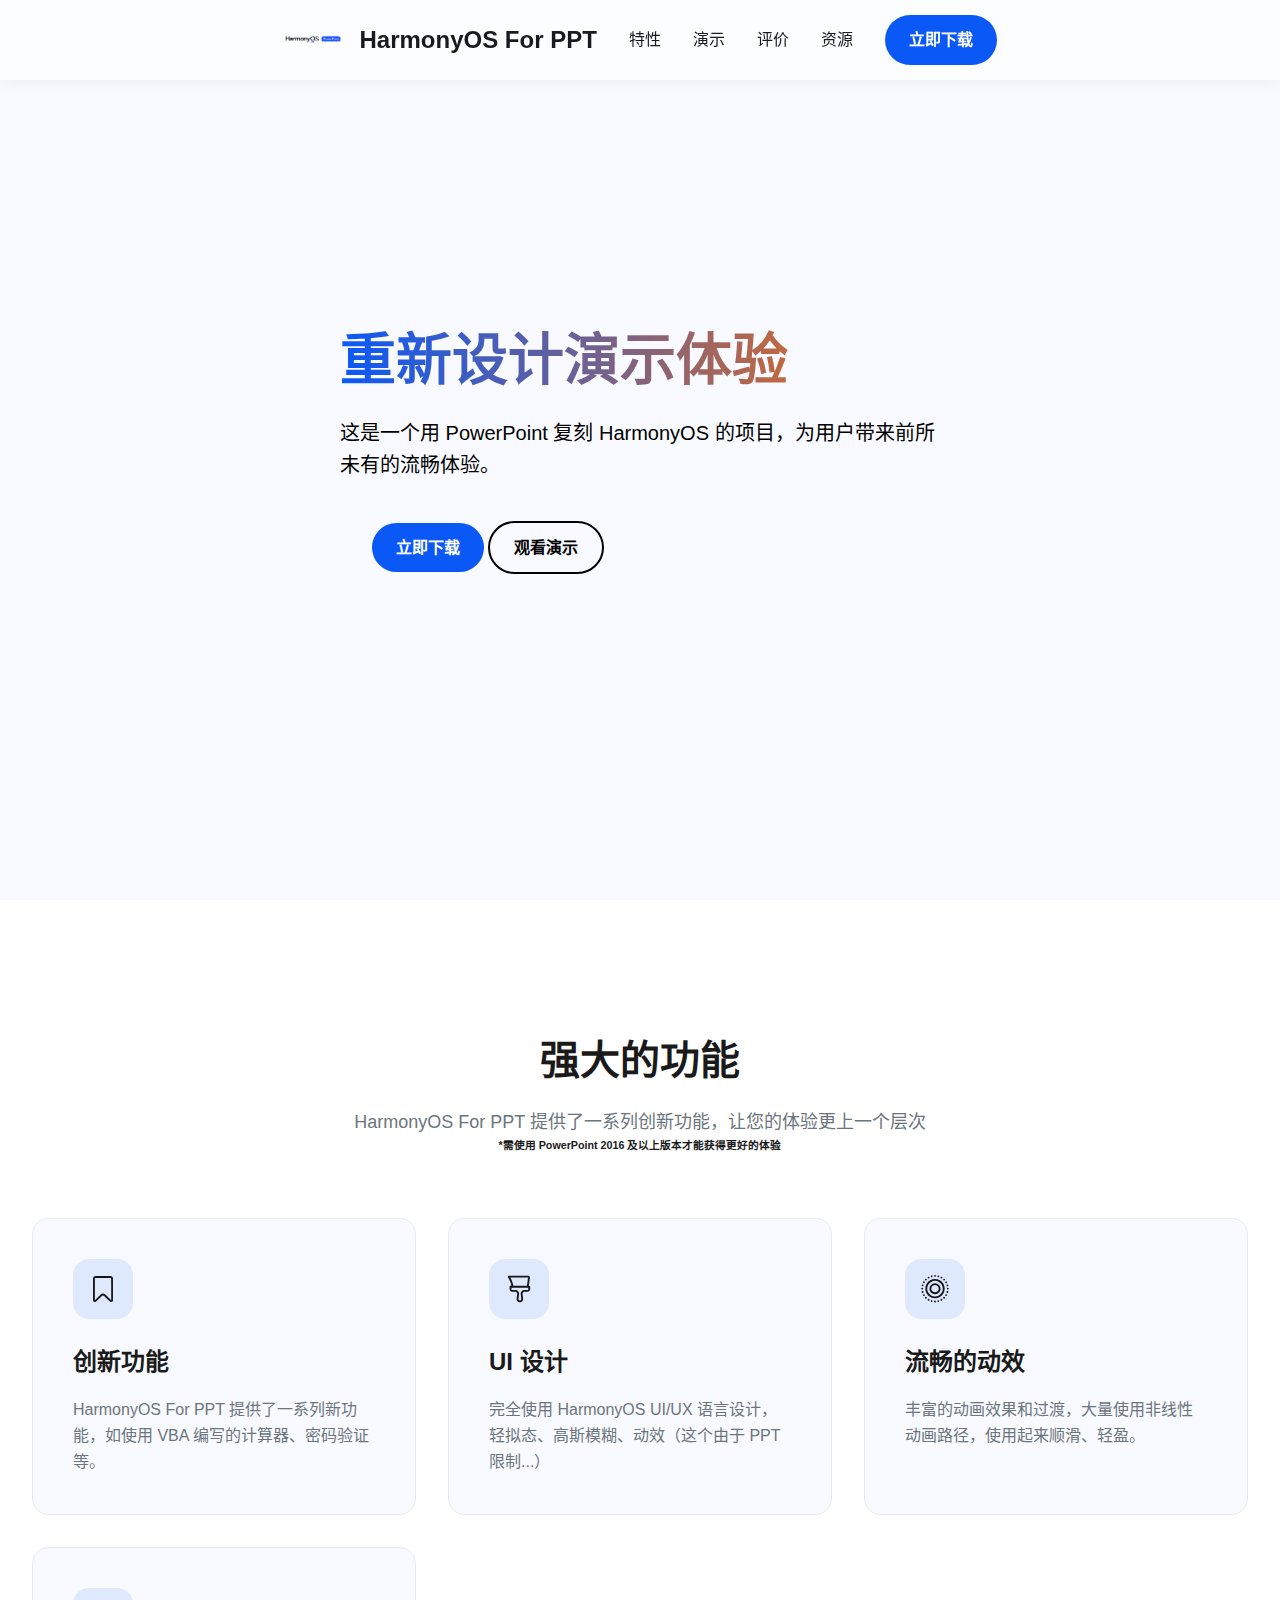
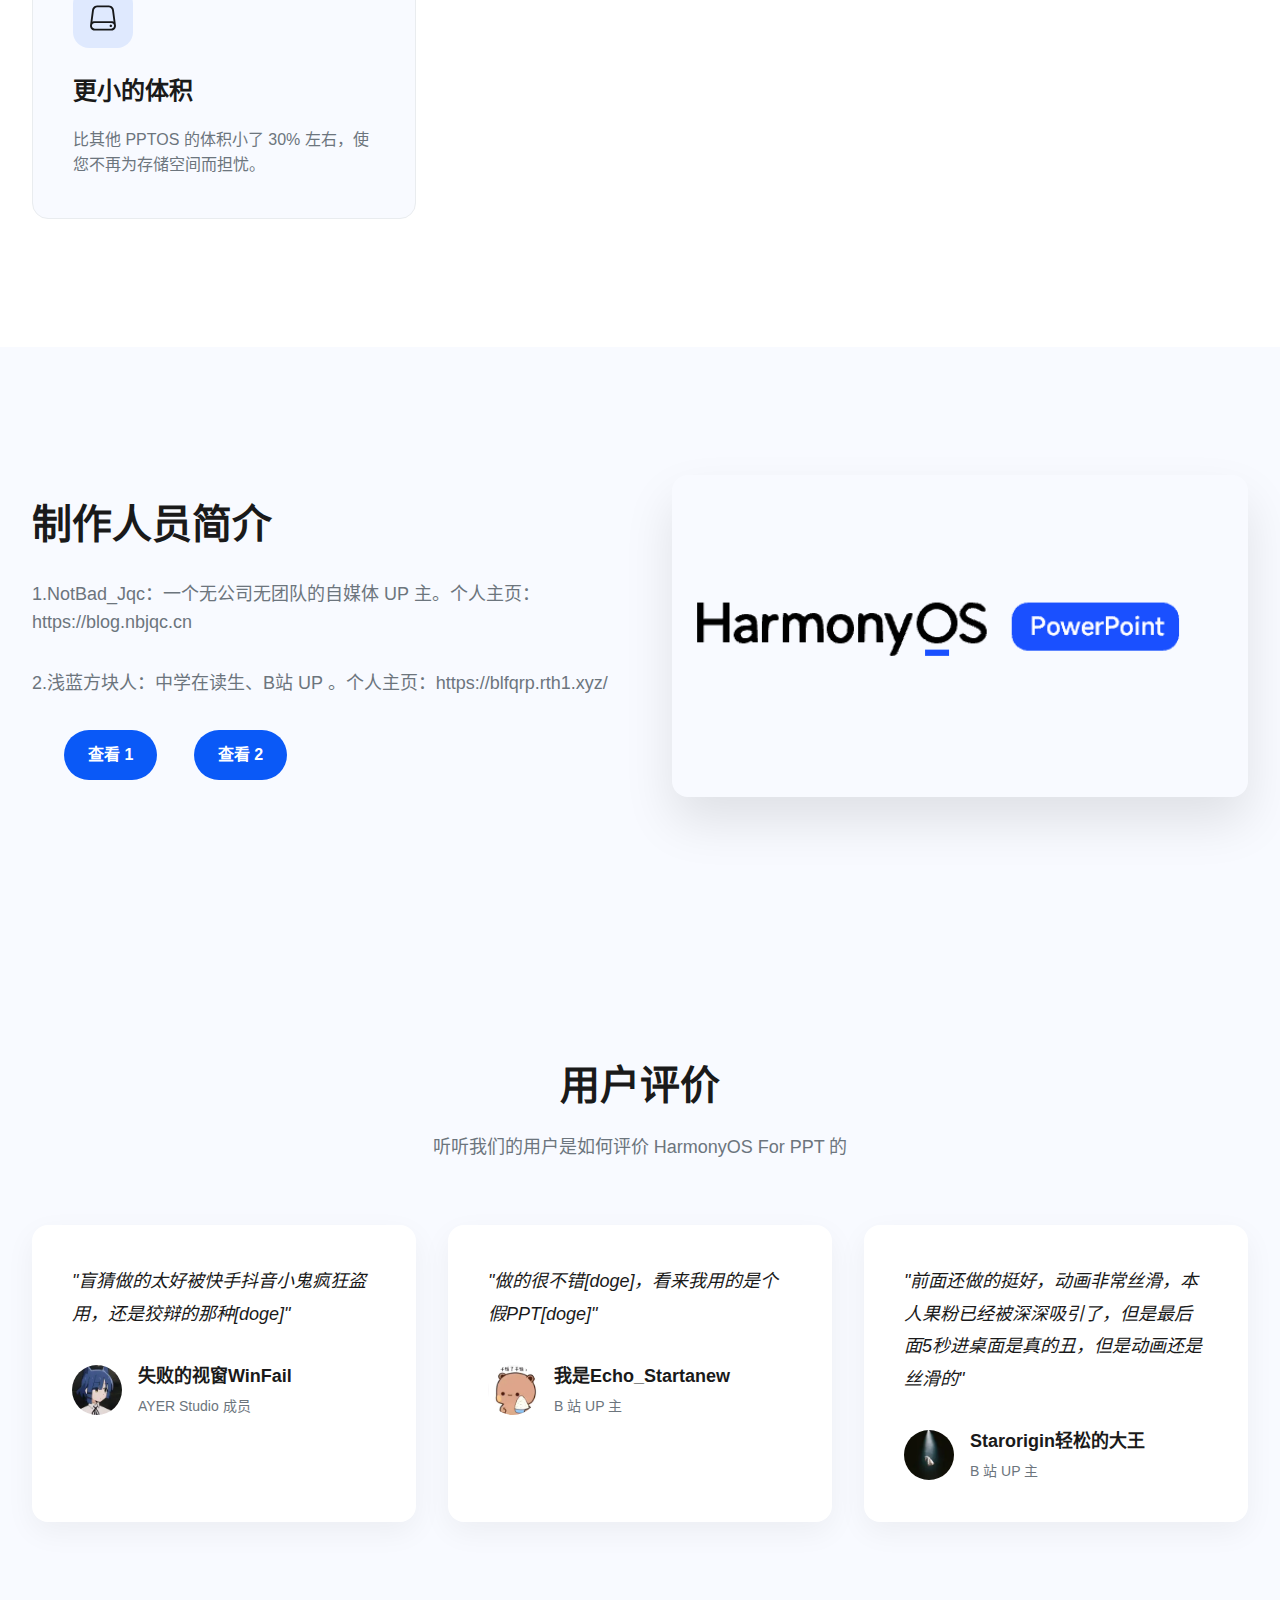
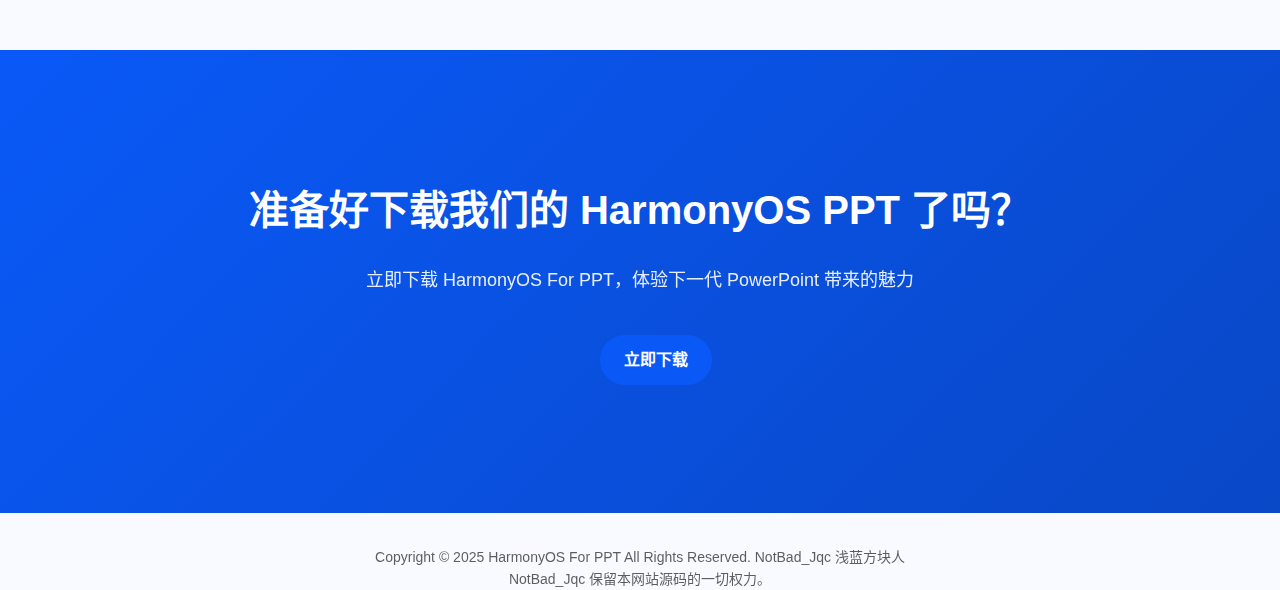
<file: index.html>
<!DOCTYPE html>
<html lang="zh-CN">
<head>
    <meta charset="UTF-8">
    <meta name="viewport" content="width=device-width, initial-scale=1.0">
    <title>HarmonyOS For PPT 官网</title>
    <link rel="icon" href="favicon.ico" type="image/x-icon">
    <link rel="shortcut icon" href="favicon.ico" type="image/x-icon">
    <script>
        // 移动设备检测函数
        function isMobileDevice() {
            return /Android|webOS|iPhone|iPad|iPod|BlackBerry|IEMobile|Opera Mini/i.test(navigator.userAgent);
        }
        
        // 如果是移动设备且当前不是移动版页面
        if(isMobileDevice() && !window.location.href.includes('m.hmppt.')) {
        // 跳转到特定移动版URL
        window.location.href = "https://m.hmppt.nbjqc.cn" + window.location.pathname;
        }
    </script>

    <style>
        :root {
            --primary: #0A59F7;
            --primary-dark: #0948C7;
            --secondary: #FF6D00;
            --light: #F8FAFF;
            --dark: #1A1A1A;
            --gray: #6C757D;
            --light-gray: #E9ECEF;
        }
        
        * {
            margin: 0;
            padding: 0;
            box-sizing: border-box;
            font-family: 'HarmonyOS Sans', 'PingFang SC', 'Microsoft YaHei', sans-serif;
        }
        
        body {
            background-color: var(--light);
            color: var(--dark);
            line-height: 1.6;
        }
        
        .container {
            max-width: 1440px;
            margin: 0 auto;
            padding: 0 2rem;
        }
        
        /* 导航栏 */
        header {
            background-color: rgba(255, 255, 255, 0.603);
            backdrop-filter: blur(10px);
            position: fixed;
            width: 100%;
            top: 0;
            z-index: 1000;
            box-shadow: 0 2px 15px rgba(0, 0, 0, 0.05);
            height: 80px;
            display: flex;
            align-items: center;
            backdrop-filter: blur(10px); /* 模糊效果 */
            -webkit-backdrop-filter: blur(10px); /* Safari 支持 */
        }
        
        nav {
            display: flex;
            justify-content: space-between;
            align-items: center;
            width: 100%;
        }
        
        .logo {
            display: flex;
            align-items: center;
        }
        
        .logo img {
            height: 36px;
            margin-right: 12px;
        }
        
        .logo-text {
            font-size: 1.5rem;
            font-weight: 700;
            color: var(--dark);
        }
        
        .nav-links {
            display: flex;
            list-style: none;
        }
        
        .nav-links li {
            margin-left: 2rem;
        }
        
        .nav-links a {
            text-decoration: none;
            color: var(--dark);
            font-weight: 500;
            font-size: 1rem;
            transition: color 0.3s;
            position: relative;
        }
        
        .nav-links a:hover {
            color: var(--primary);
        }
        
        .nav-links a::after {
            content: '';
            position: absolute;
            bottom: -5px;
            left: 0;
            width: 0;
            height: 2px;
            background-color: var(--primary);
            transition: width 0.3s;
        }
        
        .nav-links a:hover::after {
            width: 100%;
        }
        
        .cta-button {
            background-color: var(--primary);
            color: white;
            border: none;
            padding: 0.75rem 1.5rem;
            border-radius: 50px;
            font-weight: 600;
            cursor: pointer;
            transition: all 0.3s;
            font-size: 1rem;
            margin-left: 2rem;
        }
        
        .cta-button:hover {
            background-color: var(--primary-dark);
            transform: translateY(-2px);
            box-shadow: 0 5px 15px rgba(10, 89, 247, 0.3);
        }
        
        /* 英雄区域 */
        .hero {
            height: 100vh;
            display: flex;
            align-items: center;
            padding-top: 0px;
            position: relative;
            overflow: hidden;
            background: linear-gradient(rgba(0, 0, 0, 0), rgba(0, 0, 0, 0)), 
                        url('https://cds.nbjqc.cn/harmonyos/bg.png') no-repeat center center;
            background-size: cover;
            color: white;
        }
        
        .hero-content {
            max-width: 600px;
            z-index: 2;
        }
        
        .hero h1 {

            font-size: 3.5rem;
            font-weight: 800;
            margin-bottom: 1.5rem;
            line-height: 1.2;
            background: linear-gradient(90deg, var(--primary) 0%, var(--secondary) 100%);
            -webkit-background-clip: text;
            -webkit-text-fill-color: transparent;
        }
        
        .hero p {
            font-size: 1.25rem;
            color: rgb(0, 0, 0);
            margin-bottom: 2.5rem;
            text-shadow: 0 1px 2px rgba(0, 0, 0, 0);
        }
        
        .hero-buttons {
            display: flex;
            gap: 1rem;
            display: inline-block; /* 确保<a>标签可以应用padding */
            text-decoration: none; /* 去除下划线 */
            text-align: center; /* 文字居中 */
        }
        
        .secondary-button {
            background-color: transparent;
            color: rgb(0, 0, 0);
            border: 2px solid rgb(0, 0, 0);
            padding: 0.75rem 1.5rem;
            border-radius: 50px;
            font-weight: 600;
            cursor: pointer;
            transition: all 0.3s;
            font-size: 1rem;
            display: inline-block; /* 确保<a>标签可以应用padding */
            text-decoration: none; /* 去除下划线 */
            text-align: center; /* 文字居中 */
        }
        
        .secondary-button:hover {
            background-color: rgba(255, 255, 255, 0.2);
            transform: translateY(-2px);
            display: inline-block; /* 确保<a>标签可以应用padding */
            text-decoration: none; /* 去除下划线 */
            text-align: center; /* 文字居中 */
        }
        
        .hero-image {
            position: absolute;
            right: 0;
            top: 50%;
            transform: translateY(-50%);
            width: 60%;
            max-width: 800px;
            z-index: 1;
        }
        
        .hero-image img {
            width: 100%;
            height: auto;
            filter: drop-shadow(0 20px 30px rgba(0, 0, 0, 0.3));
        }
        
        /* 特性部分 */
        .features {
            padding: 8rem 0;
            background-color: white;
        }
        
        .section-header {
            text-align: center;
            margin-bottom: 4rem;
        }
        
        .section-header h2 {
            font-size: 2.5rem;
            font-weight: 800;
            margin-bottom: 1rem;
            color: var(--dark);
        }
        
        .section-header p {
            font-size: 1.125rem;
            color: var(--gray);
            max-width: 700px;
            margin: 0 auto;
        }
        
        .features-grid {
            display: grid;
            grid-template-columns: repeat(auto-fit, minmax(300px, 1fr));
            gap: 2rem;
        }
        
        .feature-card {
            background-color: var(--light);
            border-radius: 16px;
            padding: 2.5rem;
            transition: all 0.3s;
            border: 1px solid var(--light-gray);
        }
        
        .feature-card:hover {
            transform: translateY(-10px);
            box-shadow: 0 15px 30px rgba(0, 0, 0, 0.05);
            border-color: rgba(10, 89, 247, 0.2);
        }
        
        .feature-icon {
            width: 60px;
            height: 60px;
            background-color: rgba(10, 89, 247, 0.1);
            border-radius: 16px;
            display: flex;
            align-items: center;
            justify-content: center;
            margin-bottom: 1.5rem;
        }
        
        .feature-icon img {
            width: 30px;
            height: 30px;
        }
        
        .feature-card h3 {
            font-size: 1.5rem;
            font-weight: 700;
            margin-bottom: 1rem;
            color: var(--dark);
        }
        
        .feature-card p {
            color: var(--gray);
        }
        
        /* 演示部分 */
        .demo {
            padding: 8rem 0;
            background-color: var(--light);
        }
        
        .demo-container {
            display: flex;
            align-items: center;
            gap: 4rem;
        }
        
        .demo-content {
            flex: 1;
        }
        
        .demo-content h2 {
            font-size: 2.5rem;
            font-weight: 800;
            margin-bottom: 1.5rem;
            color: var(--dark);
        }
        
        .demo-content p {
            font-size: 1.125rem;
            color: var(--gray);
            margin-bottom: 2rem;
        }
        
        .demo-image {
            flex: 1;
            border-radius: 16px;
            overflow: hidden;
            box-shadow: 0 25px 50px rgba(0, 0, 0, 0.1);
        }
        
        .demo-image img {
            width: 100%;
            height: auto;
            display: block;
        }
        
        .pricing {
            padding: 8rem 0;
            background-color: white;
        }
        
        .pricing-grid {
            display: grid;
            grid-template-columns: repeat(auto-fit, minmax(300px, 1fr));
            gap: 2rem;
            margin-top: 3rem;
        }
        
        .pricing-card {
            background-color: var(--light);
            border-radius: 16px;
            padding: 3rem 2.5rem;
            transition: all 0.3s;
            border: 1px solid var(--light-gray);
            position: relative;
        }
        
        .pricing-card.popular {
            border: 2px solid var(--primary);
            box-shadow: 0 10px 30px rgba(10, 89, 247, 0.1);
        }
        
        .popular-tag {
            position: absolute;
            top: -12px;
            right: 20px;
            background-color: var(--primary);
            color: white;
            padding: 0.5rem 1rem;
            border-radius: 50px;
            font-size: 0.875rem;
            font-weight: 600;
        }
        
        .pricing-card h3 {
            font-size: 1.5rem;
            font-weight: 700;
            margin-bottom: 1rem;
            color: var(--dark);
        }
        
        .price {
            font-size: 3rem;
            font-weight: 800;
            margin-bottom: 1.5rem;
            color: var(--dark);
        }
        
        .price span {
            font-size: 1rem;
            font-weight: 500;
            color: var(--gray);
        }
        
        .pricing-features {
            list-style: none;
            margin-bottom: 2.5rem;
        }
        
        .pricing-features li {
            margin-bottom: 1rem;
            color: var(--gray);
            position: relative;
            padding-left: 1.75rem;
        }
        
        .pricing-features li::before {
            content: '';
            position: absolute;
            left: 0;
            top: 0.5rem;
            width: 1rem;
            height: 1rem;
            background-image: url("data:image/svg+xml,%3Csvg xmlns='http://www.w3.org/2000/svg' viewBox='0 0 24 24' fill='%230A59F7'%3E%3Cpath d='M9 16.17L4.83 12l-1.42 1.41L9 19 21 7l-1.41-1.41L9 16.17z'/%3E%3C/svg%3E");
            background-size: contain;
        }
        
        .pricing-button {
            width: 100%;
            padding: 1rem;
            border-radius: 50px;
            font-weight: 600;
            cursor: pointer;
            transition: all 0.3s;
            font-size: 1rem;
            border: 2px solid var(--primary);
        }
        
        .primary-pricing-button {
            background-color: var(--primary);
            color: white;
        }
        
        .primary-pricing-button:hover {
            background-color: var(--primary-dark);
            transform: translateY(-2px);
            box-shadow: 0 5px 15px rgba(10, 89, 247, 0.3);
        }
        
        .secondary-pricing-button {
            background-color: transparent;
            color: var(--primary);
        }
        
        .secondary-pricing-button:hover {
            background-color: rgba(10, 89, 247, 0.1);
            transform: translateY(-2px);
        }
        
        /* 客户评价 */
        .testimonials {
            padding: 8rem 0;
            background-color: var(--light);
        }
        
        .testimonials-grid {
            display: grid;
            grid-template-columns: repeat(auto-fit, minmax(300px, 1fr));
            gap: 2rem;
            margin-top: 3rem;
        }
        
        .testimonial-card {
            background-color: white;
            border-radius: 16px;
            padding: 2.5rem;
            box-shadow: 0 10px 30px rgba(0, 0, 0, 0.05);
        }
        
        .testimonial-text {
            font-size: 1.125rem;
            color: var(--dark);
            margin-bottom: 2rem;
            font-style: italic;
            line-height: 1.8;
        }
        
        .testimonial-author {
            display: flex;
            align-items: center;
        }
        
        .author-avatar {
            width: 50px;
            height: 50px;
            border-radius: 50%;
            overflow: hidden;
            margin-right: 1rem;
        }
        
        .author-avatar img {
            width: 100%;
            height: 100%;
            object-fit: cover;
        }
        
        .author-info h4 {
            font-size: 1.125rem;
            font-weight: 700;
            color: var(--dark);
            margin-bottom: 0.25rem;
        }
        
        .author-info p {
            font-size: 0.875rem;
            color: var(--gray);
        }
        
        /* CTA部分 */
        .cta {
            padding: 8rem 0;
            background: linear-gradient(135deg, var(--primary) 0%, var(--primary-dark) 100%);
            color: white;
            text-align: center;
        }
        
        .cta h2 {
            font-size: 2.5rem;
            font-weight: 800;
            margin-bottom: 1.5rem;
        }
        
        .cta p {
            font-size: 1.125rem;
            max-width: 700px;
            margin: 0 auto 2.5rem;
            opacity: 0.9;
        }
        
        .cta-button, 
a.cta-button,
.secondary-button,
a.secondary-button,
.pricing-button,
a.pricing-button {
    display: inline-block;
    text-decoration: none;
    text-align: center;
    cursor: pointer;
}

/* 特定按钮的额外样式 */
.cta-button, a.cta-button {
    background-color: var(--primary);
    color: white;
    border: none;
    padding: 0.75rem 1.5rem;
    border-radius: 50px;
    font-weight: 600;
    transition: all 0.3s;
    font-size: 1rem;
    margin-left: 2rem;
}

.secondary-button, a.secondary-button {
    background-color: transparent;
    color: rgb(0, 0, 0);
    border: 2px solid rgb(0, 0, 0);
    padding: 0.75rem 1.5rem;
    border-radius: 50px;
    font-weight: 600;
    transition: all 0.3s;
    font-size: 1rem;
}


.cta-button:hover, a.cta-button:hover {
    background-color: var(--primary-dark);
    transform: translateY(-2px);
    box-shadow: 0 5px 15px rgba(10, 89, 247, 0.3);
}

.secondary-button:hover, a.secondary-button:hover {
    background-color: rgba(255, 255, 255, 0.2);
    transform: translateY(-2px);
}
        
        
        /* 页脚 */
        footer {
            background-color: var(--dark);
            color: white;
            padding: 5rem 0 2rem;
        }
        
        .footer-container {
            display: grid;
            grid-template-columns: repeat(auto-fit, minmax(200px, 1fr));
            gap: 3rem;
            margin-bottom: 3rem;
        }
        
        .footer-logo {
            display: flex;
            align-items: center;
            margin-bottom: 1.5rem;
        }
        
        .footer-logo img {
            height: 30px;
            margin-right: 10px;
        }
        
        .footer-logo-text {
            font-size: 1.25rem;
            font-weight: 700;
        }
        
        .footer-about p {
            opacity: 0.7;
            margin-bottom: 1.5rem;
            line-height: 1.8;
        }
        
        .social-links {
            display: flex;
            gap: 1rem;
        }
        
        .social-link {
            width: 40px;
            height: 40px;
            border-radius: 50%;
            background-color: rgba(255, 255, 255, 0.1);
            display: flex;
            align-items: center;
            justify-content: center;
            transition: all 0.3s;
        }
        
        .social-link:hover {
            background-color: var(--primary);
            transform: translateY(-3px);
        }
        
        .footer-links h3 {
            font-size: 1.125rem;
            font-weight: 700;
            margin-bottom: 1.5rem;
        }
        
        .footer-links ul {
            list-style: none;
        }
        
        .footer-links li {
            margin-bottom: 1rem;
        }
        
        .footer-links a {
            color: white;
            opacity: 0.7;
            text-decoration: none;
            transition: all 0.3s;
        }
        
        .footer-links a:hover {
            opacity: 1;
            color: var(--primary);
        }
        
        .footer-newsletter h3 {
            font-size: 1.125rem;
            font-weight: 700;
            margin-bottom: 1.5rem;
        }
        
        .newsletter-form {
            display: flex;
            margin-bottom: 1.5rem;
        }
        
        .newsletter-input {
            flex: 1;
            padding: 0.75rem 1rem;
            border: none;
            border-radius: 50px 0 0 50px;
            font-size: 0.875rem;
        }
        
        .newsletter-button {
            background-color: var(--primary);
            color: white;
            border: none;
            padding: 0 1.5rem;
            border-radius: 0 50px 50px 0;
            font-weight: 600;
            cursor: pointer;
            transition: all 0.3s;
            display: inline-block; /* 确保<a>标签可以应用padding */
            text-decoration: none; /* 去除下划线 */
            text-align: center; /* 文字居中 */
        }
        
        .newsletter-button:hover {
            background-color: var(--primary-dark);
            display: inline-block; /* 确保<a>标签可以应用padding */
            text-decoration: none; /* 去除下划线 */
            text-align: center; /* 文字居中 */
        }
        
        .footer-bottom {
            border-top: 1px solid rgba(255, 255, 255, 0.1);
            padding-top: 2rem;
            text-align: center;
            opacity: 0.7;
            font-size: 0.875rem;
        }
        
        /* 响应式设计 */
        @media (max-width: 1024px) {
            .hero-image {
                width: 50%;
                opacity: 0.7;
            }
            
            .demo-container {
                flex-direction: column;
            }
        }
        
        @media (max-width: 768px) {
            .hero {
                text-align: center;
                padding-top: 120px;
            }
            
            .hero-content {
                max-width: 100%;
            }
            
            .hero h1 {
                font-size: 2.5rem;
            }
            
            .hero p {
                font-size: 1rem;
            }
            
            .hero-buttons {
                justify-content: center;
            }
            
            .hero-image {
                display: none;
            }
            
            .nav-links {
                display: none;
            }
            
            .mobile-menu-button {
                display: block;
                background: none;
                border: none;
                color: var(--dark);
                font-size: 1.5rem;
                cursor: pointer;
            }
        }
    </style>
</head>
<body>
    <!-- 导航栏 -->
    <header>
        <div class="container">
            <nav>
                <div class="logo">
                    <img src="./resources/logo.png" alt="HarmonyOS Logo">
                    <span class="logo-text">HarmonyOS For PPT</span>
                </div>
                <ul class="nav-links">
                    <li><a href="#features">特性</a></li>
                    <li><a href="#demo">演示</a></li>
                    <li><a href="#testimonials">评价</a></li>
                    <li><a href="#resources">资源</a></li>
                </ul>
                <a href="https://cds.nbjqc.cn/harmonyos/Release_HMPC250303-1.ppsm" class="cta-button" target="_blank" rel="noopener noreferrer">立即下载</a>
            </nav>
        </div>
    </header>

    <!-- 英雄区域 - 全屏图片背景 -->
    <section class="hero">
        <div class="container">
            <div class="hero-content">
                <h1>重新设计演示体验</h1>
                <p>这是一个用 PowerPoint 复刻 HarmonyOS 的项目，为用户带来前所未有的流畅体验。</p>
                <div class="hero-buttons">
                    <a href="https://cds.nbjqc.cn/harmonyos/Release_HMPC250303-1.ppsm" class="cta-button">立即下载</a>
                    <a href="https://www.bilibili.com/video/BV13Aq5YZEhX" class="secondary-button" target="_blank" rel="noopener noreferrer">观看演示</a>
                </div>
            </div>
        </div>
    </section>

    <!-- 特性部分 -->
    <section class="features" id="features">
        <div class="container">
            <div class="section-header">
                <h2>强大的功能</h2>
                <p>HarmonyOS For PPT 提供了一系列创新功能，让您的体验更上一个层次</p>
                <h6>*需使用 PowerPoint 2016 及以上版本才能获得更好的体验</h6>
            </div>
            <div class="features-grid">
                <div class="feature-card">
                    <div class="feature-icon">
                        <img src="./resources/icon-gongn.svg" alt="创新功能图标">
                    </div>
                    <h3>创新功能</h3>
                    <p>HarmonyOS For PPT 提供了一系列新功能，如使用 VBA 编写的计算器、密码验证等。</p>
                </div>
                <div class="feature-card">
                    <div class="feature-icon">
                        <img src="./resources/icon-ui.svg" alt="UI 图标">
                    </div>
                    <h3>UI 设计</h3>
                    <p>完全使用 HarmonyOS UI/UX 语言设计，轻拟态、高斯模糊、动效（这个由于 PPT 限制...）</p>
                </div>
                <div class="feature-card">
                    <div class="feature-icon">
                        <img src="./resources/icon-animation.svg" alt="动画图标">
                    </div>
                    <h3>流畅的动效</h3>
                    <p>丰富的动画效果和过渡，大量使用非线性动画路径，使用起来顺滑、轻盈。</p>
                </div>
                <div class="feature-card">
                    <div class="feature-icon">
                        <img src="./resources/icon-tij.svg" alt="体积图标">
                    </div>
                    <h3>更小的体积</h3>
                    <p>比其他 PPTOS 的体积小了 30% 左右，使您不再为存储空间而担忧。</p>
                </div>

                    </div>
            </div>
        </div>
    </section>

    <!-- 制作人员部分 -->
    <section class="demo" id="demo">
        <div class="container">
            <div class="demo-container">
                <div class="demo-content">
                    <h2>制作人员简介</h2>
                    <p>1.NotBad_Jqc：一个无公司无团队的自媒体 UP 主。个人主页：https://blog.nbjqc.cn</p>
                    <p>2.浅蓝方块人：中学在读生、B站 UP 。个人主页：https://blfqrp.rth1.xyz/</p>
                    <a href="https://blog.nbjqc.cn" class="cta-button">查看 1</a>
                    <a href="https://blfqrp.rth1.xyz/" class="cta-button">查看 2</a>
                </div>
                <div class="demo-image">
                    <img src="./resources/logo.png" alt="HarmonyOS For PPT 演示截图">
                </div>
            </div>
        </div>
    </section>

    <!-- 用户评价 -->
    <section class="testimonials" id="testimonials">
        <div class="container">
            <div class="section-header">
                <h2>用户评价</h2>
                <p>听听我们的用户是如何评价 HarmonyOS For PPT 的</p>
            </div>
            <div class="testimonials-grid">
                <div class="testimonial-card">
                    <p class="testimonial-text">"盲猜做的太好被快手抖音小鬼疯狂盗用，还是狡辩的那种[doge]"</p>
                    <div class="testimonial-author">
                        <div class="author-avatar">
                            <img src="./resources/winfail.webp" alt="失败的视窗WinFail">
                        </div>
                        <div class="author-info">
                            <h4>失败的视窗WinFail</h4>
                            <p>AYER Studio 成员</p>
                        </div>
                    </div>
                </div>
                <div class="testimonial-card">
                    <p class="testimonial-text">"做的很不错[doge]，看来我用的是个假PPT[doge]"</p>
                    <div class="testimonial-author">
                        <div class="author-avatar">
                            <img src="./resources/Echo_Startanew.webp" alt="我是Echo_Startanew">
                        </div>
                        <div class="author-info">
                            <h4>我是Echo_Startanew</h4>
                            <p>B 站 UP 主</p>
                        </div>
                    </div>
                </div>
                <div class="testimonial-card">
                    <p class="testimonial-text">"前面还做的挺好，动画非常丝滑，本人果粉已经被深深吸引了，但是最后面5秒进桌面是真的丑，但是动画还是丝滑的"</p>
                    <div class="testimonial-author">
                        <div class="author-avatar">
                            <img src="./resources/Starorigin.webp" alt="Starorigin轻松的大王">
                        </div>
                        <div class="author-info">
                            <h4>Starorigin轻松的大王</h4>
                            <p>B 站 UP 主</p>
                        </div>
                    </div>
                </div>
            </div>
        </div>
    </section>

    <!-- CTA部分 -->
    <section class="cta" id="resources">
        <div class="container">
            <h2>准备好下载我们的 HarmonyOS PPT 了吗？</h2>
            <p>立即下载 HarmonyOS For PPT，体验下一代 PowerPoint 带来的魅力</p>
            <a href="https://cds.nbjqc.cn/harmonyos/Release_HMPC250303-1.ppsm" class="cta-button white">立即下载</a>
        </div>
    </section>

    <!-- 页脚 -->

            <div class="footer-bottom">
                <p>Copyright © 2025 HarmonyOS For PPT All Rights Reserved. NotBad_Jqc 浅蓝方块人</p>
                <p>NotBad_Jqc 保留本网站源码的一切权力。</p>
            </div>
        </div>
    </footer>
</body>
</html>
</file>
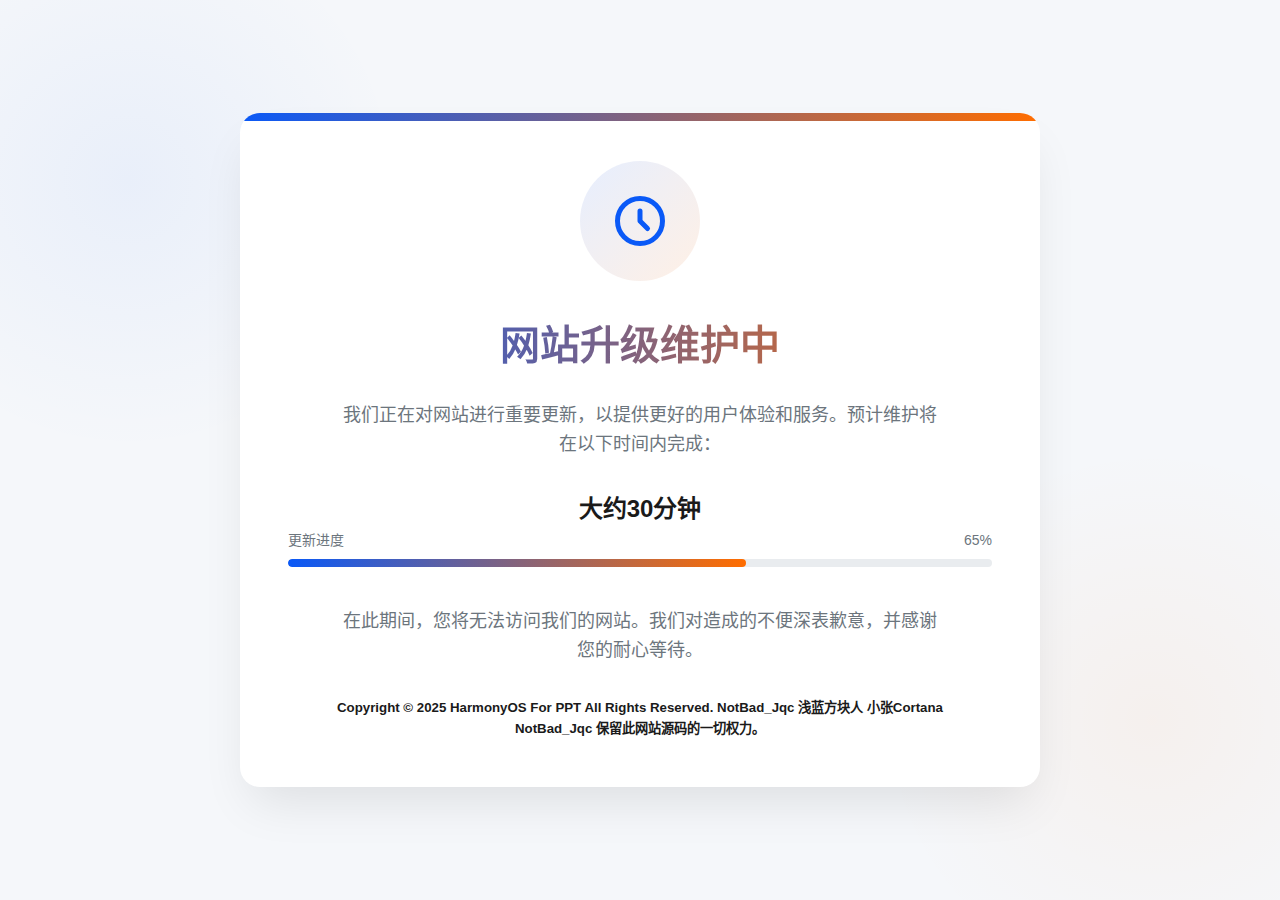
<file: upgrade.html>
<!DOCTYPE html>
<html lang="zh-CN">
<head>
    <meta charset="UTF-8">
    <meta name="viewport" content="width=device-width, initial-scale=1.0">
    <title>网站升级维护中 - HarmonyOS For PPT</title>
    <style>
        :root {
            --primary: #0A59F7;
            --primary-dark: #0948C7;
            --secondary: #FF6D00;
            --light: #F8FAFF;
            --dark: #1A1A1A;
            --gray: #6C757D;
            --light-gray: #E9ECEF;
        }
        
        * {
            margin: 0;
            padding: 0;
            box-sizing: border-box;
            font-family: 'HarmonyOS Sans', 'PingFang SC', 'Microsoft YaHei', sans-serif;
        }
        
        body {
            background-color: #f5f7fa;
            color: var(--dark);
            line-height: 1.6;
            height: 100vh;
            display: flex;
            align-items: center;
            justify-content: center;
            background-image: 
                radial-gradient(circle at 10% 20%, rgba(10, 89, 247, 0.05) 0%, transparent 20%),
                radial-gradient(circle at 90% 80%, rgba(255, 109, 0, 0.05) 0%, transparent 20%);
        }
        
        .maintenance-container {
            max-width: 800px;
            width: 90%;
            margin: 0 auto;
            text-align: center;
            padding: 3rem;
            background-color: white;
            border-radius: 20px;
            box-shadow: 0 25px 50px -12px rgba(0, 0, 0, 0.1);
            position: relative;
            overflow: hidden;
        }
        
        .maintenance-container::before {
            content: '';
            position: absolute;
            top: 0;
            left: 0;
            width: 100%;
            height: 8px;
            background: linear-gradient(90deg, var(--primary) 0%, var(--secondary) 100%);
        }
        
        .maintenance-icon {
            width: 120px;
            height: 120px;
            margin: 0 auto 2rem;
            display: flex;
            align-items: center;
            justify-content: center;
            background: linear-gradient(135deg, rgba(10, 89, 247, 0.1) 0%, rgba(255, 109, 0, 0.1) 100%);
            border-radius: 50%;
            animation: pulse 2s infinite;
        }
        
        .maintenance-icon svg {
            width: 60px;
            height: 60px;
            color: var(--primary);
        }
        
        h1 {
            font-size: 2.5rem;
            font-weight: 800;
            margin-bottom: 1.5rem;
            background: linear-gradient(90deg, var(--primary) 0%, var(--secondary) 100%);
            -webkit-background-clip: text;
            -webkit-text-fill-color: transparent;
        }
        
        p {
            font-size: 1.125rem;
            color: var(--gray);
            margin-bottom: 2rem;
            max-width: 600px;
            margin-left: auto;
            margin-right: auto;
        }
        
        .countdown {
            display: flex;
            justify-content: center;
            gap: 1rem;
            margin-bottom: 2.5rem;
        }
        
        .countdown-item {
            background-color: var(--light);
            border-radius: 12px;
            padding: 1.5rem 1rem;
            min-width: 80px;
            box-shadow: 0 4px 6px rgba(0, 0, 0, 0.05);
        }
        
        .countdown-value {
            font-size: 2rem;
            font-weight: 800;
            color: var(--primary);
            margin-bottom: 0.25rem;
        }
        
        .countdown-label {
            font-size: 0.875rem;
            color: var(--gray);
            text-transform: uppercase;
            letter-spacing: 1px;
        }
        
        .progress-container {
            margin-bottom: 2.5rem;
        }
        
        .progress-text {
            display: flex;
            justify-content: space-between;
            margin-bottom: 0.5rem;
            font-size: 0.875rem;
            color: var(--gray);
        }
        
        .progress-bar {
            height: 8px;
            background-color: var(--light-gray);
            border-radius: 4px;
            overflow: hidden;
        }
        
        .progress-fill {
            height: 100%;
            width: 65%;
            background: linear-gradient(90deg, var(--primary) 0%, var(--secondary) 100%);
            border-radius: 4px;
            transition: width 0.5s ease;
            animation: progressAnimation 2s ease-in-out infinite alternate;
        }
        
        .contact-info {
            margin-top: 2rem;
            padding-top: 2rem;
            border-top: 1px solid var(--light-gray);
        }
        
        .contact-info p {
            margin-bottom: 0.5rem;
        }
        
        .contact-link {
            color: var(--primary);
            text-decoration: none;
            font-weight: 600;
            transition: all 0.3s;
        }
        
        .contact-link:hover {
            color: var(--primary-dark);
            text-decoration: underline;
        }
        
        .social-links {
            display: flex;
            justify-content: center;
            gap: 1rem;
            margin-top: 1.5rem;
        }
        
        .social-link {
            width: 40px;
            height: 40px;
            border-radius: 50%;
            background-color: var(--light);
            display: flex;
            align-items: center;
            justify-content: center;
            transition: all 0.3s;
            color: var(--gray);
        }
        
        .social-link:hover {
            background-color: var(--primary);
            color: white;
            transform: translateY(-3px);
        }
        
        @keyframes pulse {
            0% {
                transform: scale(1);
                box-shadow: 0 0 0 0 rgba(10, 89, 247, 0.2);
            }
            70% {
                transform: scale(1.05);
                box-shadow: 0 0 0 15px rgba(10, 89, 247, 0);
            }
            100% {
                transform: scale(1);
                box-shadow: 0 0 0 0 rgba(10, 89, 247, 0);
            }
        }
        
        @keyframes progressAnimation {
            0% {
                width: 65%;
            }
            100% {
                width: 68%;
            }
        }
        
        @media (max-width: 768px) {
            h1 {
                font-size: 2rem;
            }
            
            p {
                font-size: 1rem;
            }
            
            .countdown {
                flex-wrap: wrap;
            }
            
            .countdown-item {
                min-width: 70px;
                padding: 1rem 0.5rem;
            }
            
            .countdown-value {
                font-size: 1.5rem;
            }
        }
    </style>
</head>
<body>
    <div class="maintenance-container">
        <div class="maintenance-icon">
            <svg xmlns="http://www.w3.org/2000/svg" fill="none" viewBox="0 0 24 24" stroke="currentColor">
                <path stroke-linecap="round" stroke-linejoin="round" stroke-width="2" d="M12 8v4l3 3m6-3a9 9 0 11-18 0 9 9 0 0118 0z" />
            </svg>
        </div>
        
        <h1>网站升级维护中</h1>
        <p>我们正在对网站进行重要更新，以提供更好的用户体验和服务。预计维护将在以下时间内完成：</p>
        <h2>大约30分钟</h2>
        

        
        <div class="progress-container">
            <div class="progress-text">
                <span>更新进度</span>
                <span>65%</span>
            </div>
            <div class="progress-bar">
                <div class="progress-fill"></div>
            </div>
        </div>
        
        <p>在此期间，您将无法访问我们的网站。我们对造成的不便深表歉意，并感谢您的耐心等待。</p>

        <h5>Copyright © 2025 HarmonyOS For PPT All Rights Reserved. NotBad_Jqc 浅蓝方块人 小张Cortana</h5>
        <h5>NotBad_Jqc 保留此网站源码的一切权力。</h5>
        
</body>
</html>
</file>
